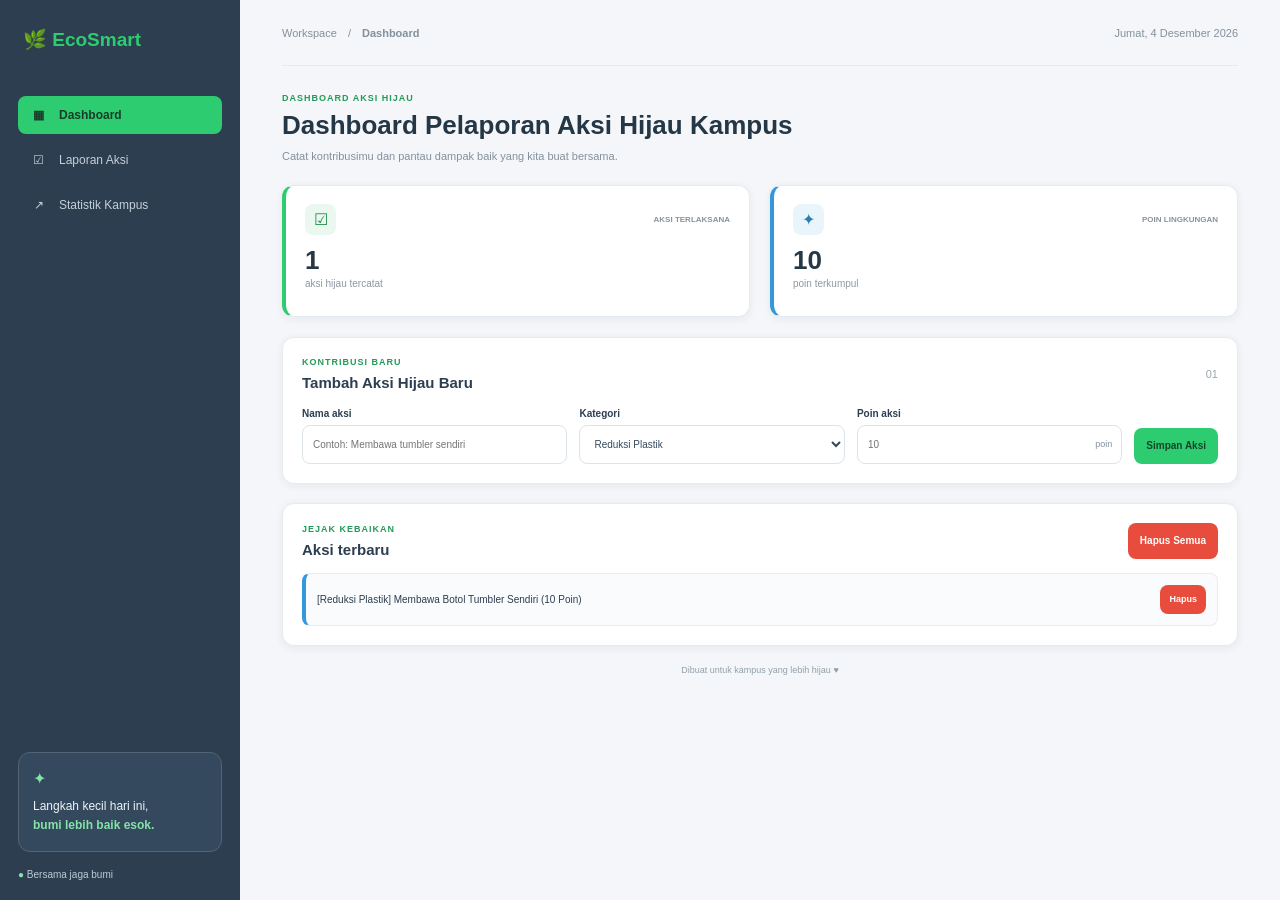
<file: index.html>
<!DOCTYPE html>
<html lang="id">
<head>
    <meta charset="UTF-8">
    <meta name="viewport" content="width=device-width, initial-scale=1.0">
    <meta name="theme-color" content="#f4f6f9">
    <title>EcoSmart Hub - Dashboard Pelaporan Aksi Hijau Kampus</title>
    <link rel="stylesheet" href="style.css">
    <script src="script.js" defer></script>
</head>
<body>
    <div class="dashboard-grid">
        <aside class="sidebar">
            <div class="logo">🌿 EcoSmart</div>
            <nav aria-label="Navigasi utama">
                <ul class="nav-menu">
                    <li><a class="nav-link active" href="#tab-dashboard" data-target="tab-dashboard" aria-current="page"><span class="nav-icon" aria-hidden="true">▦</span> Dashboard</a></li>
                    <li><a class="nav-link" href="#tab-laporan" data-target="tab-laporan"><span class="nav-icon" aria-hidden="true">☑</span> Laporan Aksi</a></li>
                    <li><a class="nav-link" href="#tab-statistik" data-target="tab-statistik"><span class="nav-icon" aria-hidden="true">↗</span> Statistik Kampus</a></li>
                </ul>
            </nav>
            <div class="sidebar-note">
                <span aria-hidden="true">✦</span>
                <p>Langkah kecil hari ini,<br><strong>bumi lebih baik esok.</strong></p>
            </div>
            <p class="sidebar-footer"><span aria-hidden="true">●</span> Bersama jaga bumi</p>
        </aside>

        <main class="main-content">
            <header class="topbar">
                <p class="breadcrumb">Workspace <span>/</span> <strong id="current-tab-title">Dashboard</strong></p>
                <p id="today-label" class="today-label"></p>
            </header>

            <section id="tab-dashboard" class="tab-content active" aria-labelledby="dashboard-title">
                <header class="page-header">
                    <div>
                        <p class="eyebrow">DASHBOARD AKSI HIJAU</p>
                        <h1 id="dashboard-title">Dashboard Pelaporan Aksi Hijau Kampus</h1>
                        <p class="page-description">Catat kontribusimu dan pantau dampak baik yang kita buat bersama.</p>
                    </div>
                </header>

                <section class="stats-container" aria-label="Ringkasan aksi hijau">
                    <article class="stat-card highlight-green">
                        <div class="stat-card-heading"><span class="stat-icon" aria-hidden="true">☑</span><span class="stat-label">AKSI TERLAKSANA</span></div>
                        <p id="stat-total-aksi" class="stat-value">1</p>
                        <p class="stat-caption">aksi hijau tercatat</p>
                    </article>
                    <article class="stat-card highlight-blue">
                        <div class="stat-card-heading"><span class="stat-icon" aria-hidden="true">✦</span><span class="stat-label">POIN LINGKUNGAN</span></div>
                        <p id="stat-total-poin" class="stat-value">10</p>
                        <p class="stat-caption">poin terkumpul</p>
                    </article>
                </section>

                <section class="form-container panel" aria-labelledby="form-title">
                    <div class="section-heading">
                        <div>
                            <p class="eyebrow">KONTRIBUSI BARU</p>
                            <h2 id="form-title">Tambah Aksi Hijau Baru</h2>
                        </div>
                        <span class="section-number" aria-hidden="true">01</span>
                    </div>
                    <form id="action-form" novalidate>
                        <div class="form-group">
                            <label for="input-nama">Nama aksi</label>
                            <input type="text" id="input-nama" name="nama" placeholder="Contoh: Membawa tumbler sendiri" required>
                        </div>
                        <div class="form-group">
                            <label for="input-kategori">Kategori</label>
                            <select id="input-kategori" name="kategori" required>
                                <option value="Reduksi Plastik">Reduksi Plastik</option>
                                <option value="Hemat Energi">Hemat Energi</option>
                                <option value="Daur Ulang">Daur Ulang</option>
                            </select>
                        </div>
                        <div class="form-group">
                            <label for="input-poin">Poin aksi</label>
                            <div class="input-suffix">
                                <input type="number" id="input-poin" name="poin" min="1" step="1" placeholder="10" required>
                                <span>poin</span>
                            </div>
                        </div>
                        <button class="button button-primary" id="btn-submit" type="submit">Simpan Aksi</button>
                    </form>
                    <div id="error-message" class="error-message" role="alert" aria-live="polite"></div>
                </section>

                <section class="list-container panel" aria-labelledby="dashboard-list-title">
                    <div class="list-header">
                        <div>
                            <p class="eyebrow">JEJAK KEBAIKAN</p>
                            <h2 id="dashboard-list-title">Aksi terbaru</h2>
                        </div>
                        <button class="button button-danger" id="btn-clear-all" type="button">Hapus Semua</button>
                    </div>
                    <ul id="action-list" class="action-list"></ul>
                    <p id="empty-dashboard" class="empty-message" hidden>Belum ada aksi tercatat. Tambahkan aksi pertamamu!</p>
                </section>
            </section>

            <section id="tab-laporan" class="tab-content" aria-labelledby="report-title" hidden>
                <header class="page-header">
                    <p class="eyebrow">JEJAK KONTRIBUSI</p>
                    <h1 id="report-title">Laporan Aksi</h1>
                    <p class="page-description">Rangkuman seluruh aksi hijau yang telah dilaporkan.</p>
                </header>
                <section class="panel report-panel" aria-label="Tabel laporan aksi">
                    <div class="list-header">
                        <div>
                            <p class="eyebrow">RIWAYAT AKSI</p>
                            <h2>Semua laporan</h2>
                        </div>
                        <span id="report-count" class="report-count"></span>
                    </div>
                    <div class="table-wrapper">
                        <table class="data-table">
                            <thead>
                                <tr>
                                    <th scope="col">No</th>
                                    <th scope="col">Nama Aksi</th>
                                    <th scope="col">Kategori</th>
                                    <th scope="col">Poin</th>
                                </tr>
                            </thead>
                            <tbody id="table-laporan-body"></tbody>
                        </table>
                        <p id="empty-report" class="empty-message" hidden>Belum ada aksi untuk ditampilkan.</p>
                    </div>
                </section>
            </section>

            <section id="tab-statistik" class="tab-content" aria-labelledby="statistics-title" hidden>
                <header class="page-header">
                    <p class="eyebrow">DAMPAK BERSAMA</p>
                    <h1 id="statistics-title">Statistik Kampus</h1>
                    <p class="page-description">Poin dan persentase kontribusi untuk setiap kategori aksi.</p>
                </header>
                <section class="progress-list panel" aria-label="Kontribusi poin menurut kategori">
                    <article class="progress-group">
                        <div class="progress-heading">
                            <div><span class="category-dot plastic-dot"></span><h2>Reduksi Plastik</h2></div>
                            <p><strong id="stat-plastik">0</strong><span> poin</span><span class="percentage" id="percent-plastik">0%</span></p>
                        </div>
                        <div class="progress-bar-bg" role="progressbar" aria-label="Kontribusi reduksi plastik" aria-valuemin="0" aria-valuemax="100">
                            <div id="bar-plastik" class="progress-bar plastic-bar"></div>
                        </div>
                    </article>
                    <article class="progress-group">
                        <div class="progress-heading">
                            <div><span class="category-dot energy-dot"></span><h2>Hemat Energi</h2></div>
                            <p><strong id="stat-energi">0</strong><span> poin</span><span class="percentage" id="percent-energi">0%</span></p>
                        </div>
                        <div class="progress-bar-bg" role="progressbar" aria-label="Kontribusi hemat energi" aria-valuemin="0" aria-valuemax="100">
                            <div id="bar-energi" class="progress-bar energy-bar"></div>
                        </div>
                    </article>
                    <article class="progress-group">
                        <div class="progress-heading">
                            <div><span class="category-dot recycle-dot"></span><h2>Daur Ulang</h2></div>
                            <p><strong id="stat-daur">0</strong><span> poin</span><span class="percentage" id="percent-daur">0%</span></p>
                        </div>
                        <div class="progress-bar-bg" role="progressbar" aria-label="Kontribusi daur ulang" aria-valuemin="0" aria-valuemax="100">
                            <div id="bar-daur" class="progress-bar recycle-bar"></div>
                        </div>
                    </article>
                </section>
                <p id="statistics-summary" class="statistics-summary"></p>
            </section>

            <footer class="page-footer">Dibuat untuk kampus yang lebih hijau <span aria-label="cinta">♥</span></footer>
        </main>
    </div>
</body>
</html>
</file>
<file: style.css>
* { box-sizing: border-box; margin: 0; padding: 0; }

:root {
    font-family: "Segoe UI", Tahoma, sans-serif;
    color: #2c3e50;
    background: #f4f6f9;
    --primary: #2ecc71;
    --dark-bg: #2c3e50;
    --light-bg: #f4f6f9;
    --card-bg: #fff;
    --accent-blue: #3498db;
    --accent-orange: #f39c12;
    --danger-red: #e74c3c;
    --muted: #82909d;
    --border: #e6ebf0;
    --shadow: 0 2px 8px rgb(44 62 80 / 7%);
    --radius: 8px;
}

body { min-width: 320px; min-height: 100vh; background: var(--light-bg); }
button, input, select { font: inherit; }
a:focus-visible, button:focus-visible, input:focus-visible, select:focus-visible {
    outline: 3px solid rgb(46 204 113 / 35%);
    outline-offset: 2px;
}

/* Main 2-column Grid layout. */
.dashboard-grid { display: grid; grid-template-columns: 240px minmax(0, 1fr); min-height: 100vh; }
.sidebar {
    position: sticky; top: 0; display: flex; height: 100vh; flex-direction: column;
    padding: 28px 18px 20px; color: #ecf0f1; background: var(--dark-bg);
}
.logo { margin: 0 0 45px 5px; color: var(--primary); font-size: 19px; font-weight: 700; }
.nav-menu, .action-list { display: grid; gap: 7px; list-style: none; }
.nav-link {
    display: flex; align-items: center; gap: 11px; padding: 12px 11px;
    border-radius: var(--radius); color: #c6d0d9; font-size: 12px; text-decoration: none;
}
.nav-link:hover { color: #fff; background: #394d5d; }
.nav-link.active { color: #173c28; background: var(--primary); font-weight: 700; }
.nav-icon { width: 19px; text-align: center; }
.sidebar-note {
    display: grid; gap: 9px; margin-top: auto; padding: 16px 14px;
    border: 1px solid #536474; border-radius: 12px; background: #34495e;
}
.sidebar-note > span, .sidebar-note strong, .sidebar-footer span { color: #83e3a8; }
.sidebar-note p { color: #edf2f5; font-size: 12px; line-height: 1.6; }
.sidebar-footer { margin-top: 17px; color: #c0cbd4; font-size: 10px; }

.main-content { width: 100%; max-width: 1460px; margin: 0 auto; padding: 0 42px 24px; }
.topbar, .list-header, .section-heading, .stat-card-heading, .progress-heading, .progress-heading > div {
    display: flex; align-items: center; justify-content: space-between; gap: 12px;
}
.topbar { min-height: 66px; border-bottom: 1px solid var(--border); }
.breadcrumb, .today-label { color: var(--muted); font-size: 11px; }
.breadcrumb span { margin: 0 8px; }
.tab-content { display: none; }
.tab-content.active { display: block; }
.page-header { padding: 27px 0 20px; }
.eyebrow { margin-bottom: 7px; color: #239b58; font-size: 9px; font-weight: 700; letter-spacing: 1px; }
.page-header h1 { color: #243746; font-size: clamp(20px, 2.4vw, 26px); }
.page-description { margin-top: 7px; color: var(--muted); font-size: 11px; line-height: 1.5; }

/* Flexbox summary cards. */
.stats-container { display: flex; gap: 20px; margin-bottom: 20px; }
.stat-card, .panel {
    border: 1px solid var(--border); border-radius: 12px; background: var(--card-bg); box-shadow: var(--shadow);
}
.stat-card { min-width: 0; min-height: 132px; flex: 1; padding: 18px 19px; }
.highlight-green { border-left: 4px solid var(--primary); }
.highlight-blue { border-left: 4px solid var(--accent-blue); }
.stat-icon {
    display: grid; width: 31px; height: 31px; place-items: center; border-radius: var(--radius);
    color: #218c4c; background: #eaf8ef;
}
.highlight-blue .stat-icon { color: #287eaf; background: #eaf5fb; }
.stat-label { color: #87939d; font-size: 8px; font-weight: 700; }
.stat-value { margin-top: 10px; color: #263746; font-size: 26px; font-weight: 700; }
.stat-caption { margin-top: 2px; color: #8c98a2; font-size: 10px; }
.panel { margin-bottom: 19px; padding: 19px; }
.section-heading h2, .list-header h2 { color: var(--dark-bg); font-size: 15px; }
.section-number { color: #9aa6af; font-size: 11px; }

/* Form is a wrapping Flexbox row on desktop. */
#action-form { display: flex; flex-wrap: wrap; align-items: end; gap: 12px; margin-top: 17px; }
.form-group { min-width: 150px; flex: 1; }
.form-group label { display: block; margin-bottom: 6px; font-size: 10px; font-weight: 600; }
.form-group input, .form-group select {
    width: 100%; height: 39px; padding: 0 10px; border: 1px solid #dce4ea;
    border-radius: var(--radius); color: #34495e; background: #fff; font-size: 10px;
}
.form-group input:focus, .form-group select:focus {
    border-color: var(--primary); outline: none; box-shadow: 0 0 0 4px rgb(46 204 113 / 15%);
}
.input-suffix { position: relative; }
.input-suffix input { padding-right: 43px; }
.input-suffix span { position: absolute; top: 50%; right: 10px; color: var(--muted); font-size: 9px; transform: translateY(-50%); }
.button, .btn-danger, .btn-delete {
    display: inline-flex; min-height: 36px; align-items: center; justify-content: center;
    padding: 0 12px; border: 0; border-radius: var(--radius); cursor: pointer;
    font-size: 10px; font-weight: 650; text-decoration: none; transition: 150ms ease;
}
.button-primary { color: #164328; background: var(--primary); }
.button-danger, .btn-delete { color: #fff; background: var(--danger-red); }
.button:hover, .btn-danger:hover, .btn-delete:hover { transform: translateY(-1px); box-shadow: 0 4px 10px rgb(44 62 80 / 14%); }
.error-message { margin-top: 9px; color: var(--danger-red); font-size: 10px; }
.error-message:empty, .empty-message[hidden] { display: none; }
.list-header { margin-bottom: 14px; }
.action-item {
    display: flex; min-height: 53px; align-items: center; justify-content: space-between; gap: 12px;
    padding: 9px 11px; border: 1px solid #e8edf1; border-left: 4px solid var(--accent-blue);
    border-radius: var(--radius); background: #f9fbfc;
}
.item-text { min-width: 0; flex: 1; overflow-wrap: anywhere; font-size: 10px; }
.btn-delete { min-height: 29px; flex: 0 0 auto; padding: 0 9px; font-size: 9px; }
.empty-message, .report-count, .statistics-summary { color: var(--muted); font-size: 10px; }
.empty-message { padding: 22px 10px; text-align: center; }

.table-wrapper { overflow-x: auto; }
.data-table { width: 100%; border-collapse: collapse; text-align: left; }
.data-table th, .data-table td { padding: 12px; border-bottom: 1px solid #e9eef2; font-size: 10px; }
.data-table th { color: #5e6e7c; background: #f1f5f8; font-size: 9px; }
.progress-list { display: grid; gap: 23px; }
.progress-heading { margin-bottom: 10px; }
.progress-heading > div { justify-content: flex-start; }
.progress-heading h2 { font-size: 12px; }
.progress-heading p { display: flex; align-items: baseline; gap: 4px; color: var(--muted); font-size: 10px; }
.progress-heading p strong { color: var(--dark-bg); font-size: 14px; }
.percentage { min-width: 38px; margin-left: 7px; color: #566875; font-weight: 700; text-align: right; }
.category-dot { width: 10px; height: 10px; border-radius: 50%; }
.plastic-dot { background: var(--accent-blue); }
.energy-dot { background: var(--accent-orange); }
.recycle-dot { background: var(--primary); }
.progress-bar-bg { height: 12px; overflow: hidden; border-radius: 6px; background: #e9eef2; }
.progress-bar { width: 0; height: 100%; border-radius: inherit; transition: width 300ms ease; }
.plastic-bar { background: var(--accent-blue); }
.energy-bar { background: var(--accent-orange); }
.recycle-bar { background: var(--primary); }
.statistics-summary { margin-top: 14px; }
.page-footer { color: #91a0aa; font-size: 9px; text-align: center; }

@media (max-width: 768px) {
    .dashboard-grid { grid-template-columns: 1fr; }
    .sidebar {
        position: sticky;
        z-index: 5;
        top: 0;
        display: flex;
        height: auto;
        gap: 10px;
        padding: 12px 20px 10px;
        box-shadow: var(--shadow);
    }
    .logo { margin: 0; font-size: 17px; }
    .sidebar nav { width: 100%; }
    .nav-menu { display: flex; gap: 4px; }
    .nav-menu li { min-width: 0; flex: 1; }
    .nav-link { justify-content: center; gap: 6px; padding: 9px 5px; font-size: 10px; }
    .sidebar-note, .sidebar-footer { display: none; }
    .main-content { padding: 0 20px 20px; }
    .stats-container, #action-form { flex-direction: column; align-items: stretch; }
    .form-group { width: 100%; }
    #action-form > .button { width: 100%; }
    .page-header { padding-top: 22px; }
}

@media (max-width: 480px) {
    .main-content { padding-right: 14px; padding-left: 14px; }
    .sidebar { padding: 10px 12px 8px; }
    .nav-link { gap: 4px; padding: 9px 3px; font-size: 9px; }
    .nav-icon { width: auto; font-size: 13px; }
    .topbar { min-height: 52px; }
    .today-label { display: none; }
    .page-header h1 { max-width: 24ch; font-size: 21px; line-height: 1.25; }
    .page-description { max-width: 42ch; }
    .panel { padding: 16px 14px; }
    .stat-card { min-height: 112px; padding: 15px; }
    .stat-label { font-size: 8px; }
    .list-header { align-items: flex-start; }
    .action-item { gap: 8px; padding: 9px; }
    .item-text { font-size: 9px; }
    .btn-delete { padding: 0 7px; }
    .progress-heading { align-items: flex-start; }
    .progress-heading h2 { font-size: 11px; }
    .data-table th, .data-table td { padding: 10px 8px; }
}
</file>
